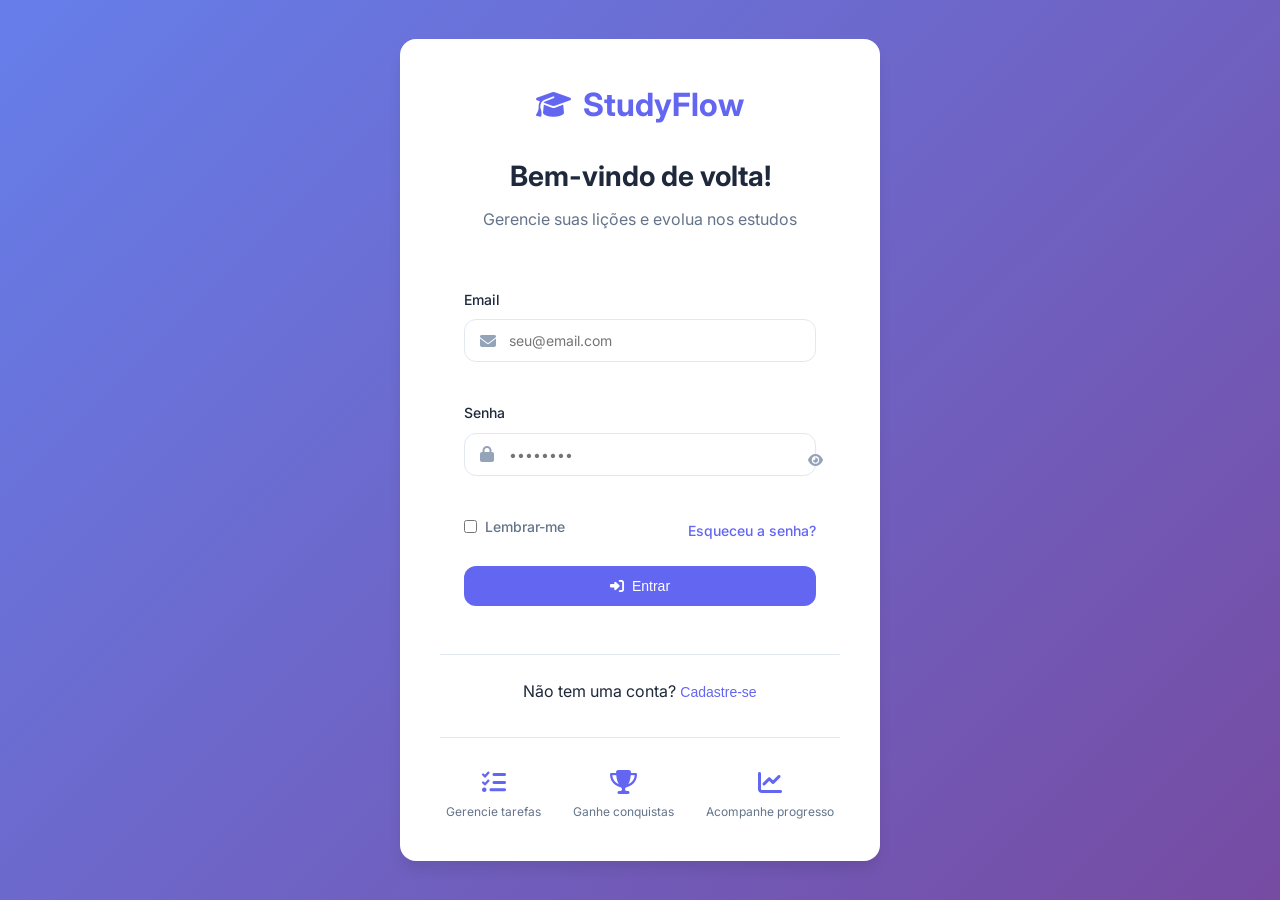
<file: login.html>
<!DOCTYPE html>
<html lang="pt-BR" data-theme="light">
<head>
    <meta charset="UTF-8">
    <meta name="viewport" content="width=device-width, initial-scale=1.0">
    <title>StudyFlow - Login</title>
    <link rel="stylesheet" href="css/style.css">
    <link rel="stylesheet" href="css/auth.css">
    <link href="https://fonts.googleapis.com/css2?family=Inter:wght@300;400;500;600;700&display=swap" rel="stylesheet">
    <link rel="stylesheet" href="https://cdnjs.cloudflare.com/ajax/libs/font-awesome/6.4.0/css/all.min.css">
</head>
<body class="auth-body">
    <div class="auth-container">
        <div class="auth-card">
            <div class="auth-header">
                <div class="logo">
                    <i class="fas fa-graduation-cap"></i>
                    <span>StudyFlow</span>
                </div>
                <h1>Bem-vindo de volta!</h1>
                <p>Gerencie suas lições e evolua nos estudos</p>
            </div>

            <!-- Login Form -->
            <form id="loginForm" class="auth-form">
                <div class="form-group">
                    <label for="loginEmail">Email</label>
                    <div class="input-group">
                        <i class="fas fa-envelope"></i>
                        <input type="email" id="loginEmail" placeholder="seu@email.com" required>
                    </div>
                </div>
                <div class="form-group">
                    <label for="loginPassword">Senha</label>
                    <div class="input-group">
                        <i class="fas fa-lock"></i>
                        <input type="password" id="loginPassword" placeholder="••••••••" required>
                        <button type="button" class="toggle-password" onclick="togglePassword('loginPassword')">
                            <i class="fas fa-eye"></i>
                        </button>
                    </div>
                </div>
                <div class="form-options">
                    <label class="checkbox">
                        <input type="checkbox" id="rememberMe">
                        <span>Lembrar-me</span>
                    </label>
                    <a href="#" class="forgot-password">Esqueceu a senha?</a>
                </div>
                <button type="submit" class="btn-primary btn-full">
                    <i class="fas fa-sign-in-alt"></i>
                    Entrar
                </button>
            </form>

            <!-- Register Form (Hidden by default) -->
            <form id="registerForm" class="auth-form hidden">
                <div class="form-group">
                    <label for="registerName">Nome Completo</label>
                    <div class="input-group">
                        <i class="fas fa-user"></i>
                        <input type="text" id="registerName" placeholder="Seu nome" required>
                    </div>
                </div>
                <div class="form-group">
                    <label for="registerEmail">Email</label>
                    <div class="input-group">
                        <i class="fas fa-envelope"></i>
                        <input type="email" id="registerEmail" placeholder="seu@email.com" required>
                    </div>
                </div>
                <div class="form-group">
                    <label for="registerPassword">Senha</label>
                    <div class="input-group">
                        <i class="fas fa-lock"></i>
                        <input type="password" id="registerPassword" placeholder="Mínimo 6 caracteres" required minlength="6">
                        <button type="button" class="toggle-password" onclick="togglePassword('registerPassword')">
                            <i class="fas fa-eye"></i>
                        </button>
                    </div>
                </div>
                <div class="form-group">
                    <label for="confirmPassword">Confirmar Senha</label>
                    <div class="input-group">
                        <i class="fas fa-lock"></i>
                        <input type="password" id="confirmPassword" placeholder="••••••••" required>
                    </div>
                </div>
                <button type="submit" class="btn-primary btn-full">
                    <i class="fas fa-user-plus"></i>
                    Criar Conta
                </button>
            </form>

            <div class="auth-footer">
                <p id="authSwitchText">
                    Não tem uma conta? 
                    <button type="button" class="btn-link" id="switchAuthBtn">Cadastre-se</button>
                </p>
            </div>

            <div class="auth-features">
                <div class="feature">
                    <i class="fas fa-tasks"></i>
                    <span>Gerencie tarefas</span>
                </div>
                <div class="feature">
                    <i class="fas fa-trophy"></i>
                    <span>Ganhe conquistas</span>
                </div>
                <div class="feature">
                    <i class="fas fa-chart-line"></i>
                    <span>Acompanhe progresso</span>
                </div>
            </div>
        </div>
    </div>

    <script src="js/auth.js"></script>
</body>
</html>
</file>
<file: css/style.css>
:root {
    --primary: #6366f1;
    --primary-dark: #4f46e5;
    --primary-light: #818cf8;
    --secondary: #ec4899;
    --success: #10b981;
    --warning: #f59e0b;
    --danger: #ef4444;
    --info: #3b82f6;
    
    --bg-primary: #ffffff;
    --bg-secondary: #f8fafc;
    --bg-tertiary: #f1f5f9;
    --bg-card: #ffffff;
    
    --text-primary: #1e293b;
    --text-secondary: #64748b;
    --text-muted: #94a3b8;
    
    --border-color: #e2e8f0;
    --shadow-sm: 0 1px 2px 0 rgb(0 0 0 / 0.05);
    --shadow: 0 4px 6px -1px rgb(0 0 0 / 0.1);
    --shadow-lg: 0 10px 15px -3px rgb(0 0 0 / 0.1);
    
    --radius-sm: 0.375rem;
    --radius: 0.5rem;
    --radius-lg: 0.75rem;
    --radius-xl: 1rem;
    
    --sidebar-width: 260px;
    --sidebar-collapsed: 80px;
    --top-bar-height: 70px;
    
    --transition: all 0.3s ease;
}

[data-theme="dark"] {
    --bg-primary: #0f172a;
    --bg-secondary: #1e293b;
    --bg-tertiary: #334155;
    --bg-card: #1e293b;
    
    --text-primary: #f8fafc;
    --text-secondary: #cbd5e1;
    --text-muted: #94a3b8;
    
    --border-color: #334155;
    --shadow-sm: 0 1px 2px 0 rgb(0 0 0 / 0.3);
    --shadow: 0 4px 6px -1px rgb(0 0 0 / 0.3);
    --shadow-lg: 0 10px 15px -3px rgb(0 0 0 / 0.3);
}

* {
    margin: 0;
    padding: 0;
    box-sizing: border-box;
}

body {
    font-family: 'Inter', -apple-system, BlinkMacSystemFont, sans-serif;
    background-color: var(--bg-secondary);
    color: var(--text-primary);
    line-height: 1.6;
    overflow-x: hidden;
}

/* Scrollbar */
::-webkit-scrollbar {
    width: 8px;
    height: 8px;
}

::-webkit-scrollbar-track {
    background: var(--bg-tertiary);
}

::-webkit-scrollbar-thumb {
    background: var(--text-muted);
    border-radius: var(--radius);
}

::-webkit-scrollbar-thumb:hover {
    background: var(--text-secondary);
}

/* Sidebar */
.sidebar {
    position: fixed;
    left: 0;
    top: 0;
    width: var(--sidebar-width);
    height: 100vh;
    background: var(--bg-card);
    border-right: 1px solid var(--border-color);
    display: flex;
    flex-direction: column;
    transition: var(--transition);
    z-index: 100;
}

.sidebar.collapsed {
    width: var(--sidebar-collapsed);
}

.sidebar-header {
    padding: 1.5rem;
    display: flex;
    align-items: center;
    justify-content: space-between;
    border-bottom: 1px solid var(--border-color);
}

.logo {
    display: flex;
    align-items: center;
    gap: 0.75rem;
    font-size: 1.5rem;
    font-weight: 700;
    color: var(--primary);
}

.logo i {
    font-size: 1.75rem;
}

.toggle-sidebar {
    background: none;
    border: none;
    color: var(--text-secondary);
    cursor: pointer;
    font-size: 1.25rem;
    padding: 0.5rem;
    border-radius: var(--radius);
    transition: var(--transition);
}

.toggle-sidebar:hover {
    background: var(--bg-tertiary);
    color: var(--text-primary);
}

.nav-links {
    list-style: none;
    padding: 1rem 0;
    flex: 1;
    overflow-y: auto;
}

.nav-links li {
    margin: 0.25rem 1rem;
}

.nav-links li a {
    display: flex;
    align-items: center;
    gap: 0.75rem;
    padding: 0.875rem 1rem;
    color: var(--text-secondary);
    text-decoration: none;
    border-radius: var(--radius-lg);
    transition: var(--transition);
    position: relative;
}

.nav-links li a:hover,
.nav-links li.active a {
    background: var(--primary);
    color: white;
}

.nav-links li a .badge {
    position: absolute;
    right: 1rem;
    background: var(--secondary);
    color: white;
    font-size: 0.75rem;
    padding: 0.125rem 0.5rem;
    border-radius: 9999px;
    font-weight: 600;
}

.sidebar-footer {
    padding: 1rem;
    border-top: 1px solid var(--border-color);
    display: flex;
    flex-direction: column;
    gap: 0.5rem;
}

.theme-toggle,
.logout-btn {
    display: flex;
    align-items: center;
    gap: 0.75rem;
    padding: 0.875rem 1rem;
    background: none;
    border: none;
    color: var(--text-secondary);
    cursor: pointer;
    border-radius: var(--radius-lg);
    transition: var(--transition);
    font-size: 0.875rem;
    width: 100%;
}

.theme-toggle:hover,
.logout-btn:hover {
    background: var(--bg-tertiary);
    color: var(--text-primary);
}

.logout-btn:hover {
    color: var(--danger);
}

/* Main Content */
.main-content {
    margin-left: var(--sidebar-width);
    min-height: 100vh;
    transition: var(--transition);
}

.sidebar.collapsed + .main-content {
    margin-left: var(--sidebar-collapsed);
}

/* Top Bar */
.top-bar {
    height: var(--top-bar-height);
    background: var(--bg-card);
    border-bottom: 1px solid var(--border-color);
    display: flex;
    align-items: center;
    justify-content: space-between;
    padding: 0 2rem;
    position: sticky;
    top: 0;
    z-index: 50;
}

.user-info {
    display: flex;
    align-items: center;
    gap: 1rem;
}

.user-avatar {
    width: 45px;
    height: 45px;
    background: linear-gradient(135deg, var(--primary), var(--secondary));
    border-radius: 50%;
    display: flex;
    align-items: center;
    justify-content: center;
    color: white;
    font-weight: 600;
    font-size: 1.125rem;
}

.user-details h3 {
    font-size: 0.9375rem;
    font-weight: 600;
    color: var(--text-primary);
}

.level-badge {
    display: inline-flex;
    align-items: center;
    gap: 0.25rem;
    font-size: 0.75rem;
    color: var(--warning);
    font-weight: 600;
}

.xp-display {
    display: flex;
    align-items: center;
    gap: 1rem;
}

.xp-bar {
    width: 200px;
    height: 8px;
    background: var(--bg-tertiary);
    border-radius: 9999px;
    overflow: hidden;
}

.xp-progress {
    height: 100%;
    background: linear-gradient(90deg, var(--primary), var(--secondary));
    border-radius: 9999px;
    transition: width 0.5s ease;
    width: 0%;
}

.xp-text {
    font-size: 0.875rem;
    color: var(--text-secondary);
    font-weight: 500;
}

/* Page Sections */
.page-section {
    display: none;
    padding: 2rem;
    animation: fadeIn 0.3s ease;
}

.page-section.active {
    display: block;
}

@keyframes fadeIn {
    from { opacity: 0; transform: translateY(10px); }
    to { opacity: 1; transform: translateY(0); }
}

.page-title {
    font-size: 1.875rem;
    font-weight: 700;
    color: var(--text-primary);
    margin-bottom: 1.5rem;
}

.section-header {
    display: flex;
    justify-content: space-between;
    align-items: center;
    margin-bottom: 1.5rem;
}

/* Cards */
.card {
    background: var(--bg-card);
    border-radius: var(--radius-xl);
    border: 1px solid var(--border-color);
    box-shadow: var(--shadow-sm);
    overflow: hidden;
}

.card-header {
    padding: 1.25rem 1.5rem;
    border-bottom: 1px solid var(--border-color);
    display: flex;
    justify-content: space-between;
    align-items: center;
}

.card-header h2 {
    font-size: 1.125rem;
    font-weight: 600;
}

/* Stats Grid */
.stats-grid {
    display: grid;
    grid-template-columns: repeat(auto-fit, minmax(240px, 1fr));
    gap: 1.5rem;
    margin-bottom: 2rem;
}

.stat-card {
    background: var(--bg-card);
    border-radius: var(--radius-xl);
    padding: 1.5rem;
    border: 1px solid var(--border-color);
    display: flex;
    align-items: center;
    gap: 1rem;
    box-shadow: var(--shadow-sm);
    transition: var(--transition);
}

.stat-card:hover {
    transform: translateY(-2px);
    box-shadow: var(--shadow);
}

.stat-icon {
    width: 56px;
    height: 56px;
    border-radius: var(--radius-lg);
    display: flex;
    align-items: center;
    justify-content: center;
    font-size: 1.5rem;
}

.stat-icon.blue { background: rgba(59, 130, 246, 0.1); color: var(--info); }
.stat-icon.green { background: rgba(16, 185, 129, 0.1); color: var(--success); }
.stat-icon.orange { background: rgba(245, 158, 11, 0.1); color: var(--warning); }
.stat-icon.purple { background: rgba(99, 102, 241, 0.1); color: var(--primary); }

.stat-info h3 {
    font-size: 1.75rem;
    font-weight: 700;
    color: var(--text-primary);
}

.stat-info p {
    font-size: 0.875rem;
    color: var(--text-secondary);
}

/* Dashboard Grid */
.dashboard-grid {
    display: grid;
    grid-template-columns: 2fr 1fr;
    gap: 1.5rem;
}

/* Homework List */
.homework-list {
    padding: 1rem;
}

.homework-item {
    display: flex;
    align-items: center;
    gap: 1rem;
    padding: 1rem;
    border-radius: var(--radius-lg);
    transition: var(--transition);
    cursor: pointer;
}

.homework-item:hover {
    background: var(--bg-tertiary);
}

.homework-item.completed {
    opacity: 0.6;
}

.homework-item.completed .homework-title {
    text-decoration: line-through;
}

.homework-checkbox {
    width: 24px;
    height: 24px;
    border: 2px solid var(--border-color);
    border-radius: var(--radius-sm);
    display: flex;
    align-items: center;
    justify-content: center;
    cursor: pointer;
    transition: var(--transition);
    flex-shrink: 0;
}

.homework-checkbox.checked {
    background: var(--success);
    border-color: var(--success);
    color: white;
}

.homework-content {
    flex: 1;
}

.homework-title {
    font-weight: 500;
    color: var(--text-primary);
    margin-bottom: 0.25rem;
}

.homework-meta {
    display: flex;
    gap: 1rem;
    font-size: 0.75rem;
    color: var(--text-muted);
}

.homework-meta span {
    display: flex;
    align-items: center;
    gap: 0.25rem;
}

.priority-badge {
    padding: 0.25rem 0.5rem;
    border-radius: var(--radius-sm);
    font-size: 0.75rem;
    font-weight: 500;
    text-transform: uppercase;
}

.priority-high { background: rgba(239, 68, 68, 0.1); color: var(--danger); }
.priority-medium { background: rgba(245, 158, 11, 0.1); color: var(--warning); }
.priority-low { background: rgba(16, 185, 129, 0.1); color: var(--success); }

/* Buttons */
.btn-primary {
    display: inline-flex;
    align-items: center;
    justify-content: center;
    gap: 0.5rem;
    padding: 0.75rem 1.5rem;
    background: var(--primary);
    color: white;
    border: none;
    border-radius: var(--radius-lg);
    font-weight: 500;
    cursor: pointer;
    transition: var(--transition);
    font-size: 0.875rem;
}

.btn-primary:hover {
    background: var(--primary-dark);
    transform: translateY(-1px);
    box-shadow: var(--shadow);
}

.btn-full {
    width: 100%;
}

.btn-link {
    background: none;
    border: none;
    color: var(--primary);
    cursor: pointer;
    font-weight: 500;
    text-decoration: none;
    font-size: 0.875rem;
}

.btn-link:hover {
    text-decoration: underline;
}

/* Filters */
.filters-bar {
    display: flex;
    justify-content: space-between;
    align-items: center;
    margin-bottom: 1.5rem;
    gap: 1rem;
    flex-wrap: wrap;
}

.filter-group {
    display: flex;
    gap: 0.5rem;
    background: var(--bg-card);
    padding: 0.375rem;
    border-radius: var(--radius-lg);
    border: 1px solid var(--border-color);
}

.filter-btn {
    padding: 0.5rem 1rem;
    border: none;
    background: transparent;
    color: var(--text-secondary);
    cursor: pointer;
    border-radius: var(--radius);
    font-weight: 500;
    transition: var(--transition);
}

.filter-btn.active,
.filter-btn:hover {
    background: var(--primary);
    color: white;
}

.search-box {
    position: relative;
    flex: 1;
    max-width: 300px;
}

.search-box i {
    position: absolute;
    left: 1rem;
    top: 50%;
    transform: translateY(-50%);
    color: var(--text-muted);
}

.search-box input {
    width: 100%;
    padding: 0.75rem 1rem 0.75rem 2.5rem;
    border: 1px solid var(--border-color);
    border-radius: var(--radius-lg);
    background: var(--bg-card);
    color: var(--text-primary);
    font-size: 0.875rem;
    transition: var(--transition);
}

.search-box input:focus {
    outline: none;
    border-color: var(--primary);
    box-shadow: 0 0 0 3px rgba(99, 102, 241, 0.1);
}

/* Homeworks Grid */
.homeworks-grid {
    display: grid;
    grid-template-columns: repeat(auto-fill, minmax(320px, 1fr));
    gap: 1.5rem;
}

.homework-card {
    background: var(--bg-card);
    border-radius: var(--radius-xl);
    border: 1px solid var(--border-color);
    padding: 1.5rem;
    transition: var(--transition);
    position: relative;
    overflow: hidden;
}

.homework-card::before {
    content: '';
    position: absolute;
    top: 0;
    left: 0;
    width: 4px;
    height: 100%;
    background: var(--primary);
}

.homework-card.priority-high::before { background: var(--danger); }
.homework-card.priority-medium::before { background: var(--warning); }
.homework-card.priority-low::before { background: var(--success); }

.homework-card:hover {
    transform: translateY(-4px);
    box-shadow: var(--shadow-lg);
}

.homework-card-header {
    display: flex;
    justify-content: space-between;
    align-items: flex-start;
    margin-bottom: 1rem;
}

.homework-subject {
    display: inline-flex;
    align-items: center;
    gap: 0.5rem;
    padding: 0.375rem 0.875rem;
    background: var(--bg-tertiary);
    border-radius: var(--radius);
    font-size: 0.875rem;
    font-weight: 500;
    color: var(--text-secondary);
}

.homework-actions {
    display: flex;
    gap: 0.5rem;
}

.action-btn {
    width: 32px;
    height: 32px;
    border: none;
    background: var(--bg-tertiary);
    border-radius: var(--radius);
    color: var(--text-secondary);
    cursor: pointer;
    transition: var(--transition);
    display: flex;
    align-items: center;
    justify-content: center;
}

.action-btn:hover {
    background: var(--primary);
    color: white;
}

.action-btn.delete:hover {
    background: var(--danger);
}

.homework-card h3 {
    font-size: 1.125rem;
    font-weight: 600;
    margin-bottom: 0.5rem;
    color: var(--text-primary);
}

.homework-card p {
    color: var(--text-secondary);
    font-size: 0.875rem;
    margin-bottom: 1rem;
    line-height: 1.5;
}

.homework-card-footer {
    display: flex;
    justify-content: space-between;
    align-items: center;
    padding-top: 1rem;
    border-top: 1px solid var(--border-color);
}

.due-date {
    display: flex;
    align-items: center;
    gap: 0.5rem;
    font-size: 0.875rem;
    color: var(--text-secondary);
}

.due-date.urgent {
    color: var(--danger);
    font-weight: 500;
}

/* Modal */
.modal {
    display: none;
    position: fixed;
    top: 0;
    left: 0;
    width: 100%;
    height: 100%;
    background: rgba(0, 0, 0, 0.5);
    z-index: 1000;
    align-items: center;
    justify-content: center;
    backdrop-filter: blur(4px);
}

.modal.active {
    display: flex;
}

.modal-content {
    background: var(--bg-card);
    border-radius: var(--radius-xl);
    width: 90%;
    max-width: 500px;
    max-height: 90vh;
    overflow-y: auto;
    animation: modalSlide 0.3s ease;
}

@keyframes modalSlide {
    from {
        opacity: 0;
        transform: translateY(-20px) scale(0.95);
    }
    to {
        opacity: 1;
        transform: translateY(0) scale(1);
    }
}

.modal-header {
    padding: 1.5rem;
    border-bottom: 1px solid var(--border-color);
    display: flex;
    justify-content: space-between;
    align-items: center;
}

.modal-header h2 {
    font-size: 1.25rem;
    font-weight: 600;
}

.close-modal {
    width: 36px;
    height: 36px;
    border: none;
    background: var(--bg-tertiary);
    border-radius: var(--radius);
    color: var(--text-secondary);
    cursor: pointer;
    transition: var(--transition);
    display: flex;
    align-items: center;
    justify-content: center;
}

.close-modal:hover {
    background: var(--danger);
    color: white;
}

form {
    padding: 1.5rem;
}

.form-group {
    margin-bottom: 1.25rem;
}

.form-row {
    display: grid;
    grid-template-columns: 1fr 1fr;
    gap: 1rem;
}

label {
    display: block;
    font-size: 0.875rem;
    font-weight: 500;
    color: var(--text-primary);
    margin-bottom: 0.5rem;
}

input,
select,
textarea {
    width: 100%;
    padding: 0.75rem 1rem;
    border: 1px solid var(--border-color);
    border-radius: var(--radius-lg);
    background: var(--bg-primary);
    color: var(--text-primary);
    font-size: 0.875rem;
    transition: var(--transition);
    font-family: inherit;
}

input:focus,
select:focus,
textarea:focus {
    outline: none;
    border-color: var(--primary);
    box-shadow: 0 0 0 3px rgba(99, 102, 241, 0.1);
}

/* Notifications */
.xp-notification,
.achievement-notification {
    position: fixed;
    bottom: 2rem;
    right: 2rem;
    background: var(--bg-card);
    border-radius: var(--radius-xl);
    padding: 1rem 1.5rem;
    display: flex;
    align-items: center;
    gap: 1rem;
    box-shadow: var(--shadow-lg);
    border: 1px solid var(--border-color);
    transform: translateX(150%);
    transition: transform 0.5s cubic-bezier(0.68, -0.55, 0.265, 1.55);
    z-index: 2000;
}

.xp-notification.show,
.achievement-notification.show {
    transform: translateX(0);
}

.xp-icon,
.achievement-icon {
    width: 50px;
    height: 50px;
    border-radius: 50%;
    display: flex;
    align-items: center;
    justify-content: center;
    font-size: 1.5rem;
}

.xp-icon {
    background: linear-gradient(135deg, var(--warning), #fbbf24);
    color: white;
}

.achievement-icon {
    background: linear-gradient(135deg, var(--secondary), #f472b6);
    color: white;
}

.xp-info h4,
.achievement-info h4 {
    font-size: 1.125rem;
    font-weight: 700;
    color: var(--text-primary);
    margin-bottom: 0.25rem;
}

.xp-info p,
.achievement-info p {
    font-size: 0.875rem;
    color: var(--text-secondary);
}

/* Responsive */
@media (max-width: 1024px) {
    .dashboard-grid {
        grid-template-columns: 1fr;
    }
}

@media (max-width: 768px) {
    .sidebar {
        transform: translateX(-100%);
    }
    
    .sidebar.active {
        transform: translateX(0);
    }
    
    .main-content {
        margin-left: 0;
    }
    
    .stats-grid {
        grid-template-columns: 1fr;
    }
    
    .homeworks-grid {
        grid-template-columns: 1fr;
    }
    
    .form-row {
        grid-template-columns: 1fr;
    }
}
</file>
<file: css/auth.css>
.auth-body {
    min-height: 100vh;
    display: flex;
    align-items: center;
    justify-content: center;
    background: linear-gradient(135deg, #667eea 0%, #764ba2 100%);
    padding: 1rem;
}

.auth-container {
    width: 100%;
    max-width: 480px;
}

.auth-card {
    background: var(--bg-card);
    border-radius: var(--radius-xl);
    padding: 2.5rem;
    box-shadow: var(--shadow-lg);
    animation: slideUp 0.5s ease;
}

@keyframes slideUp {
    from {
        opacity: 0;
        transform: translateY(30px);
    }
    to {
        opacity: 1;
        transform: translateY(0);
    }
}

.auth-header {
    text-align: center;
    margin-bottom: 2rem;
}

.auth-header .logo {
    justify-content: center;
    margin-bottom: 1.5rem;
    font-size: 2rem;
}

.auth-header h1 {
    font-size: 1.75rem;
    margin-bottom: 0.5rem;
    color: var(--text-primary);
}

.auth-header p {
    color: var(--text-secondary);
}

.auth-form {
    display: flex;
    flex-direction: column;
    gap: 1.25rem;
}

.auth-form.hidden {
    display: none;
}

.input-group {
    position: relative;
    display: flex;
    align-items: center;
}

.input-group i {
    position: absolute;
    left: 1rem;
    color: var(--text-muted);
}

.input-group input {
    padding-left: 2.75rem;
    padding-right: 2.75rem;
}

.toggle-password {
    position: absolute;
    right: 1rem;
    background: none;
    border: none;
    color: var(--text-muted);
    cursor: pointer;
    padding: 0.25rem;
}

.toggle-password:hover {
    color: var(--text-primary);
}

.form-options {
    display: flex;
    justify-content: space-between;
    align-items: center;
    font-size: 0.875rem;
}

.checkbox {
    display: flex;
    align-items: center;
    gap: 0.5rem;
    cursor: pointer;
    color: var(--text-secondary);
}

.checkbox input {
    width: auto;
    cursor: pointer;
}

.forgot-password {
    color: var(--primary);
    text-decoration: none;
    font-weight: 500;
}

.forgot-password:hover {
    text-decoration: underline;
}

.auth-footer {
    text-align: center;
    margin-top: 1.5rem;
    padding-top: 1.5rem;
    border-top: 1px solid var(--border-color);
}

.auth-features {
    display: flex;
    justify-content: center;
    gap: 2rem;
    margin-top: 2rem;
    padding-top: 2rem;
    border-top: 1px solid var(--border-color);
}

.feature {
    display: flex;
    flex-direction: column;
    align-items: center;
    gap: 0.5rem;
    color: var(--text-secondary);
    font-size: 0.75rem;
}

.feature i {
    font-size: 1.5rem;
    color: var(--primary);
}

/* Error message */
.error-message {
    background: rgba(239, 68, 68, 0.1);
    color: var(--danger);
    padding: 0.75rem 1rem;
    border-radius: var(--radius);
    font-size: 0.875rem;
    display: flex;
    align-items: center;
    gap: 0.5rem;
}

/* Success message */
.success-message {
    background: rgba(16, 185, 129, 0.1);
    color: var(--success);
    padding: 0.75rem 1rem;
    border-radius: var(--radius);
    font-size: 0.875rem;
    display: flex;
    align-items: center;
    gap: 0.5rem;
}
</file>
